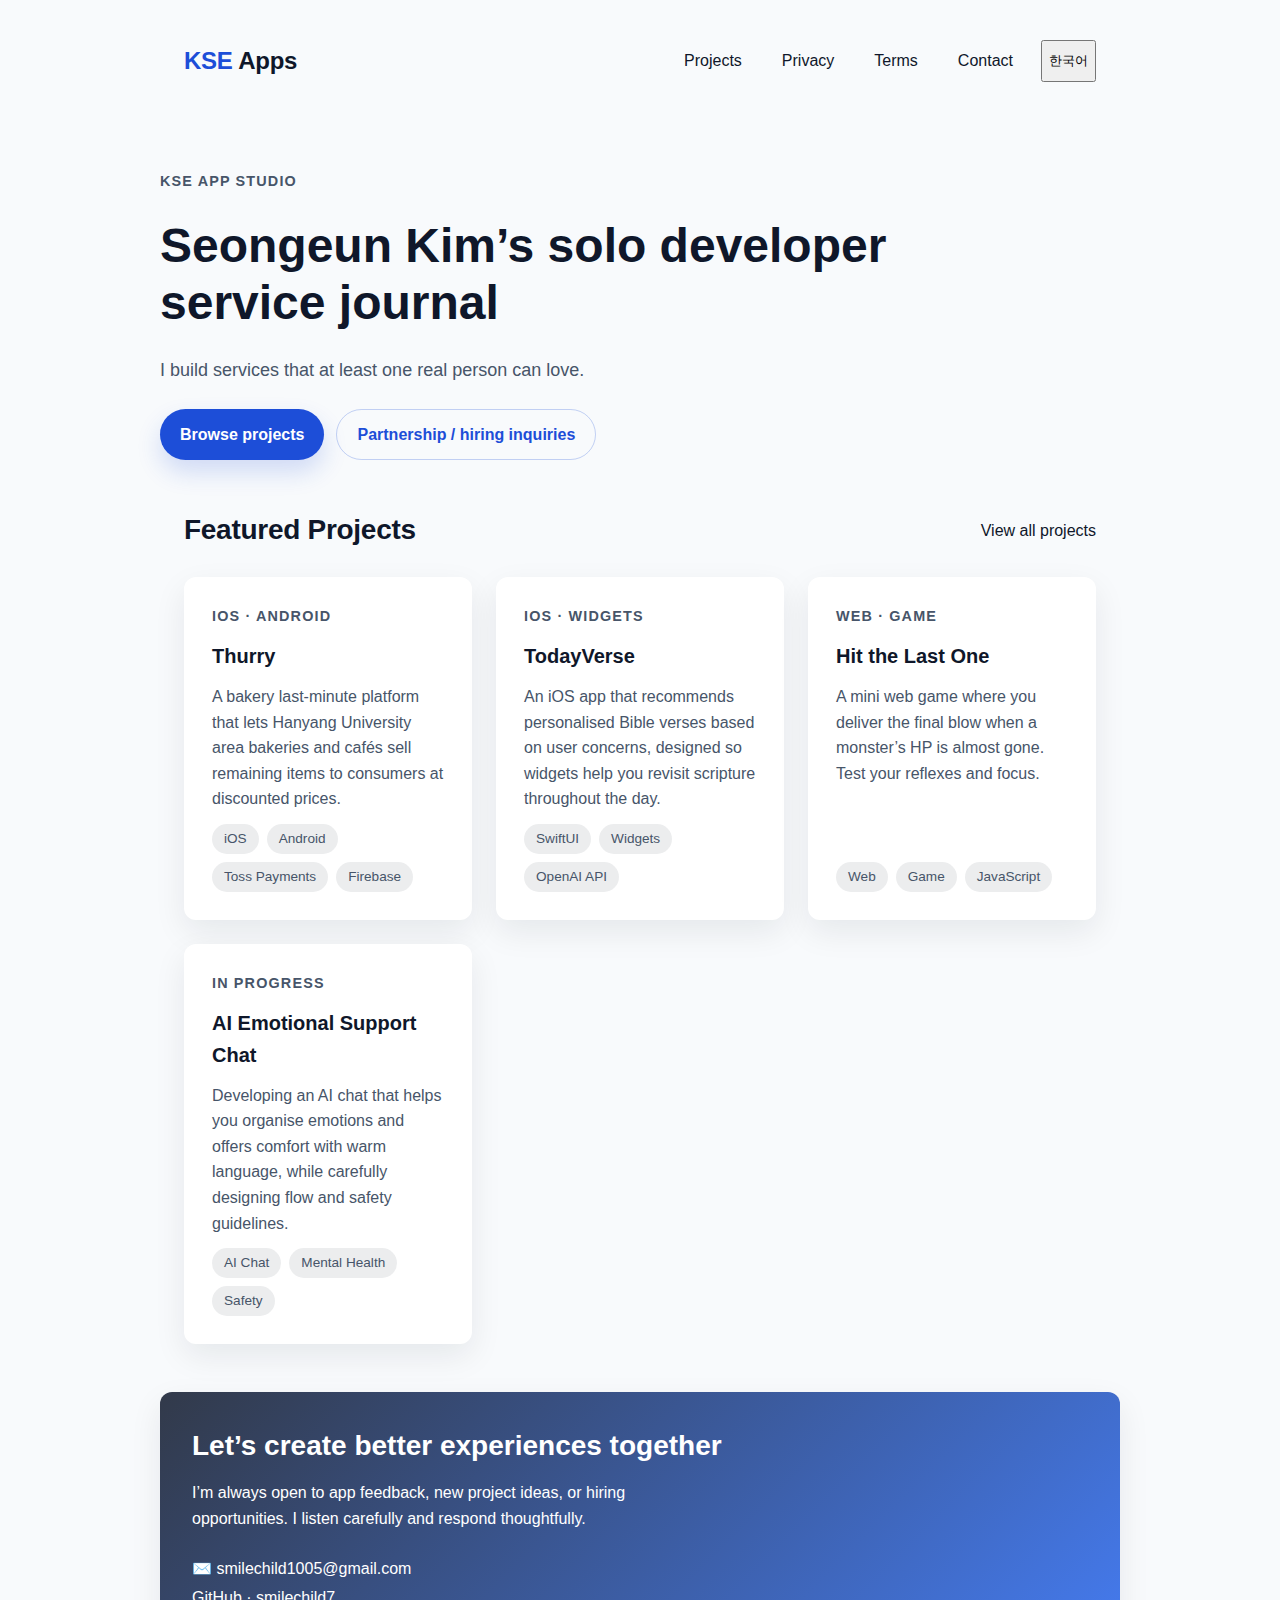
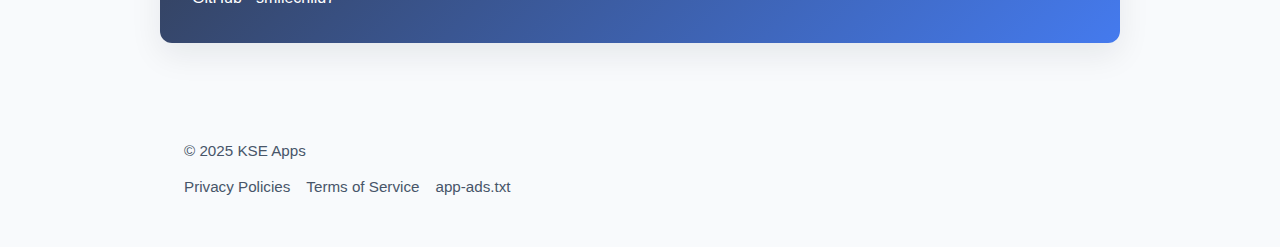
<file: index.html>
<!doctype html>
<html lang="ko">

<head>
  <meta charset="utf-8" />
  <meta name="viewport" content="width=device-width,initial-scale=1" />
  <title>KSE Apps — Personal App Studio</title>
  <meta name="description" content="KSE Apps — 1인 개발자 김성은의 서비스 포트폴리오와 공식 정책 페이지" />
  <link rel="stylesheet" href="/assets/styles.css" />
  <script src="/assets/lang.js" defer></script>
  <script src="/assets/projects-data.js" defer></script>
  <script src="/assets/projects-render.js" defer></script>
</head>

<body>
  <header class="site-header">
    <div class="wrapper">
      <nav>
        <a class="brand" data-i18n="nav.brand" href="/"><span>KSE</span> Apps</a>
        <div class="nav-links">
          <a data-i18n="nav.projects" href="/projects/">Projects</a>
          <a data-i18n="nav.privacy" href="/privacy/">Privacy</a>
          <a data-i18n="nav.terms" href="/terms/">Terms</a>
          <a data-i18n="nav.contact" href="mailto:smilechild1005@gmail.com">Contact</a>
          <button type="button" class="lang-toggle" data-lang-toggle data-i18n="nav.language">English</button>
        </div>
      </nav>
    </div>
  </header>
  <main>
    <section class="hero wrapper">
      <div class="eyebrow" data-i18n="hero.eyebrow">KSE App Studio</div>
      <h1 data-i18n="hero.heading">개발자 김성은의<br />서비스 개발 일지</h1>
      <p data-i18n="hero.body">최소 1명 이상의 사용자들에게 사랑받을 수 있는 서비스를 만들고 있어요.</p>
      <div class="cta-group">
        <a class="cta-button cta-compact" data-i18n="hero.cta.primary" href="/projects/">프로젝트 둘러보기</a>
        <a class="cta-button cta-secondary" data-i18n="hero.cta.secondary" href="mailto:smilechild1005@gmail.com">협업/채용
          문의</a>
      </div>
    </section>

    <section class="wrapper">
      <div class="section-heading">
        <h2 data-i18n="home.projects.title">주요 프로젝트</h2>
        <a data-i18n="home.projects.link" href="/projects/">모든 프로젝트</a>
      </div>
      <div class="card-grid" data-project-list="home">
        <article class="card" data-project-reserved>
          <div class="eyebrow" data-i18n="home.projects.aichat.tag">In progress</div>
          <h3 data-i18n="home.projects.aichat.title">AI 심리 상담 톡</h3>
          <p data-i18n="home.projects.aichat.body">따뜻한 언어로 감정을 정리하고 위로를 건네는 AI 기반 상담 챗을 준비 중입니다. 대화 흐름과 안전성 가이드를 세심하게
            설계하고 있어요.</p>
          <div class="card-tags">
            <span class="card-tag">AI Chat</span>
            <span class="card-tag">Mental Health</span>
            <span class="card-tag">Safety</span>
          </div>
        </article>
      </div>
    </section>

    <section class="wrapper callout">
      <h2 data-i18n="home.contact.heading">함께 더 나은 경험을 만들어요</h2>
      <p data-i18n="home.contact.body">앱 이용자 피드백, 프로젝트 제안, 채용 문의까지 언제든 편하게 연락주세요.<br />세심하게 듣고 답변드리겠습니다.</p>
      <div class="contact-list">
        <span data-i18n="home.contact.email">✉️ <a
            href="mailto:smilechild1005@gmail.com">smilechild1005@gmail.com</a></span>
        <span data-i18n="home.contact.github">GitHub · <a href="https://github.com/smilechild7" target="_blank"
            rel="noopener">smilechild7</a></span>
      </div>
    </section>
  </main>
  <footer>
    <div class="wrapper">
      <div>© 2025 KSE Apps</div>
      <div class="footer-links">
        <a data-i18n="footer.privacy" href="/privacy/">Privacy Policies</a>
        <a data-i18n="footer.terms" href="/terms/">Terms of Service</a>
        <a href="/app-ads.txt">app-ads.txt</a>
      </div>
    </div>
  </footer>
</body>

</html>
</file>
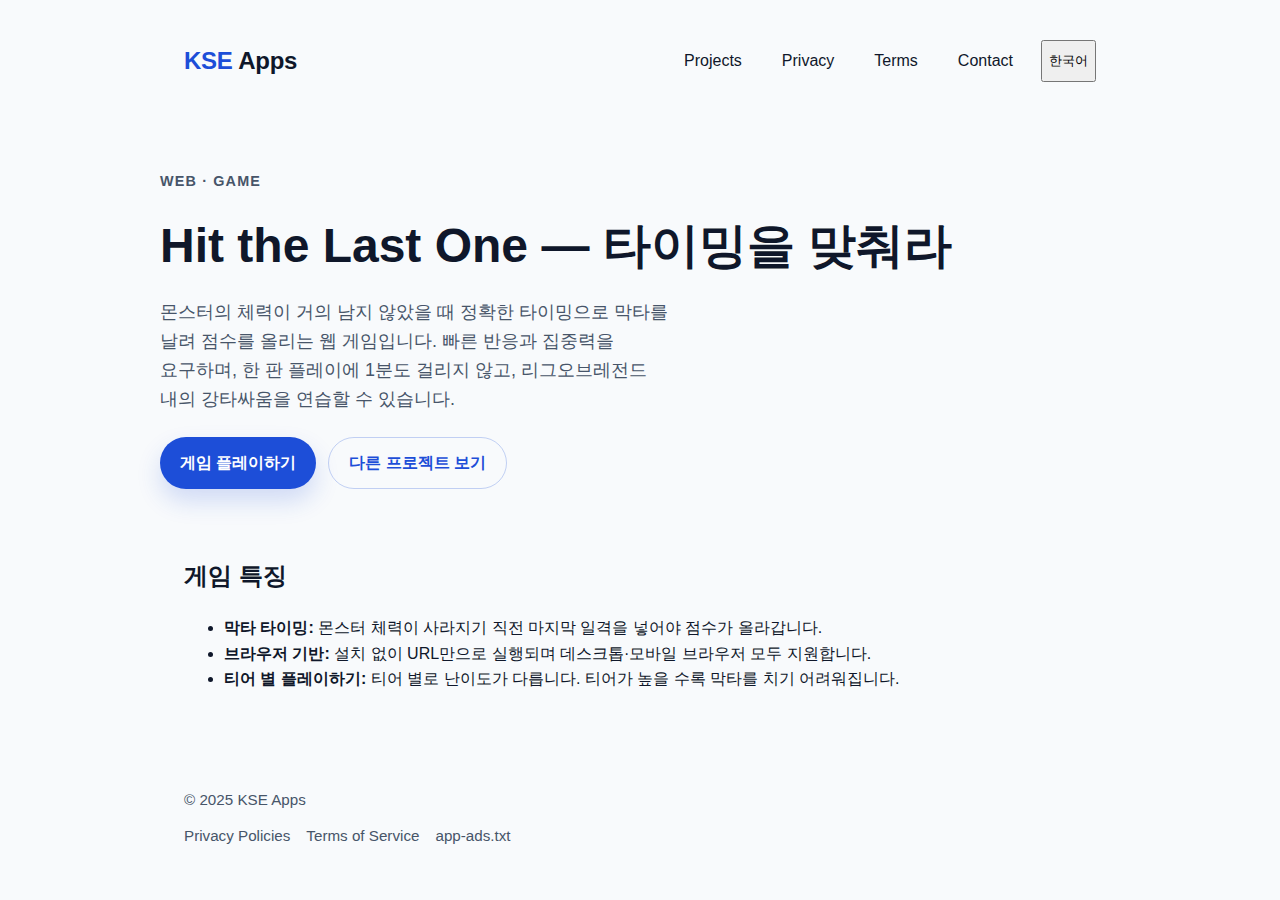
<file: hitthelastone-info/index.html>
<!doctype html>
<html lang="ko">

<head>
  <meta charset="utf-8" />
  <meta name="viewport" content="width=device-width,initial-scale=1" />
  <title>Hit the Last One — 강타싸움 웹 게임</title>
  <meta name="description" content="Hit the Last One — 몬스터 체력이 거의 남지 않았을 때 막타를 정확히 치는 반응형 웹 게임" />
  <link rel="stylesheet" href="/assets/styles.css" />
  <script src="/assets/lang.js" defer></script>
</head>

<body>
  <header class="site-header">
    <div class="wrapper">
      <nav>
        <a class="brand" data-i18n="nav.brand" href="/"><span>KSE</span> Apps</a>
        <div class="nav-links">
          <a data-i18n="nav.projects" href="/projects/">Projects</a>
          <a data-i18n="nav.privacy" href="/privacy/">Privacy</a>
          <a data-i18n="nav.terms" href="/terms/">Terms</a>
          <a data-i18n="nav.contact" href="mailto:smilechild1005@gmail.com">Contact</a>
          <button type="button" class="lang-toggle" data-lang-toggle data-i18n="nav.language">English</button>
        </div>
      </nav>
    </div>
  </header>

  <main>
    <section class="hero wrapper">
      <div class="eyebrow">Web · Game</div>
      <h1>Hit the Last One — 타이밍을 맞춰라</h1>
      <p>몬스터의 체력이 거의 남지 않았을 때 정확한 타이밍으로 막타를 날려 점수를 올리는 웹 게임입니다. 빠른 반응과 집중력을 요구하며, 한 판 플레이에 1분도 걸리지 않고, 리그오브레전드 내의 강타싸움을
        연습할 수 있습니다.</p>
      <div class="cta-group">
        <a class="cta-button" href="https://hit-the-last-one.vercel.app/" target="_blank" rel="noopener">게임 플레이하기</a>
        <a class="cta-button cta-secondary" href="/projects/">다른 프로젝트 보기</a>
      </div>
    </section>

    <section class="wrapper">
      <h2>게임 특징</h2>
      <ul>
        <li><strong>막타 타이밍:</strong> 몬스터 체력이 사라지기 직전 마지막 일격을 넣어야 점수가 올라갑니다.</li>
        <li><strong>브라우저 기반:</strong> 설치 없이 URL만으로 실행되며 데스크톱·모바일 브라우저 모두 지원합니다.</li>
        <li><strong>티어 별 플레이하기:</strong> 티어 별로 난이도가 다릅니다. 티어가 높을 수록 막타를 치기 어려워집니다.</li>
      </ul>
    </section>
  </main>

  <footer>
    <div class="wrapper">
      <div>© 2025 KSE Apps</div>
      <div class="footer-links">
        <a data-i18n="footer.privacy" href="/privacy/">Privacy Policies</a>
        <a data-i18n="footer.terms" href="/terms/">Terms of Service</a>
        <a href="/app-ads.txt">app-ads.txt</a>
      </div>
    </div>
  </footer>
</body>

</html>
</file>
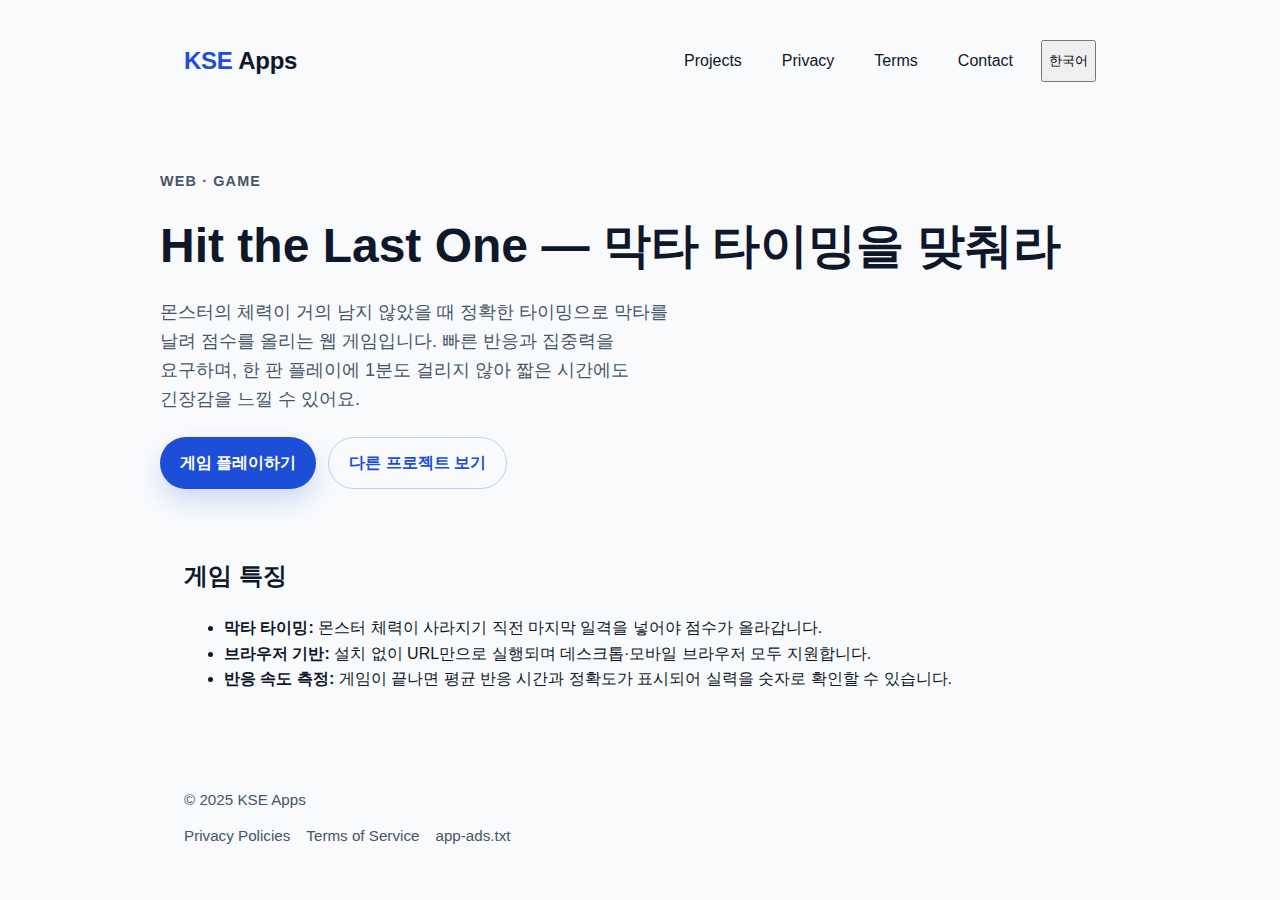
<file: hitthelastone/index.html>
<!doctype html>
<html lang="ko">

<head>
  <meta charset="utf-8" />
  <meta name="viewport" content="width=device-width,initial-scale=1" />
  <title>Hit the Last One — 막타 타이밍 웹 게임</title>
  <meta name="description" content="Hit the Last One — 몬스터 체력이 거의 남지 않았을 때 막타를 정확히 치는 반응형 웹 게임" />
  <link rel="stylesheet" href="/assets/styles.css" />
  <script src="/assets/lang.js" defer></script>
</head>

<body>
  <header class="site-header">
    <div class="wrapper">
      <nav>
        <a class="brand" data-i18n="nav.brand" href="/"><span>KSE</span> Apps</a>
        <div class="nav-links">
          <a data-i18n="nav.projects" href="/projects/">Projects</a>
          <a data-i18n="nav.privacy" href="/privacy/">Privacy</a>
          <a data-i18n="nav.terms" href="/terms/">Terms</a>
          <a data-i18n="nav.contact" href="mailto:smilechild1005@gmail.com">Contact</a>
          <button type="button" class="lang-toggle" data-lang-toggle data-i18n="nav.language">English</button>
        </div>
      </nav>
    </div>
  </header>

  <main>
    <section class="hero wrapper">
      <div class="eyebrow">Web · Game</div>
      <h1>Hit the Last One — 막타 타이밍을 맞춰라</h1>
      <p>몬스터의 체력이 거의 남지 않았을 때 정확한 타이밍으로 막타를 날려 점수를 올리는 웹 게임입니다. 빠른 반응과 집중력을 요구하며, 한 판 플레이에 1분도 걸리지 않아
        짧은 시간에도 긴장감을 느낄 수 있어요.</p>
      <div class="cta-group">
        <a class="cta-button" href="https://kseapps.com/hitthelastone" target="_blank" rel="noopener">게임 플레이하기</a>
        <a class="cta-button cta-secondary" href="/projects/">다른 프로젝트 보기</a>
      </div>
    </section>

    <section class="wrapper">
      <h2>게임 특징</h2>
      <ul>
        <li><strong>막타 타이밍:</strong> 몬스터 체력이 사라지기 직전 마지막 일격을 넣어야 점수가 올라갑니다.</li>
        <li><strong>브라우저 기반:</strong> 설치 없이 URL만으로 실행되며 데스크톱·모바일 브라우저 모두 지원합니다.</li>
        <li><strong>반응 속도 측정:</strong> 게임이 끝나면 평균 반응 시간과 정확도가 표시되어 실력을 숫자로 확인할 수 있습니다.</li>
      </ul>
    </section>
  </main>

  <footer>
    <div class="wrapper">
      <div>© 2025 KSE Apps</div>
      <div class="footer-links">
        <a data-i18n="footer.privacy" href="/privacy/">Privacy Policies</a>
        <a data-i18n="footer.terms" href="/terms/">Terms of Service</a>
        <a href="/app-ads.txt">app-ads.txt</a>
      </div>
    </div>
  </footer>
</body>

</html>
</file>
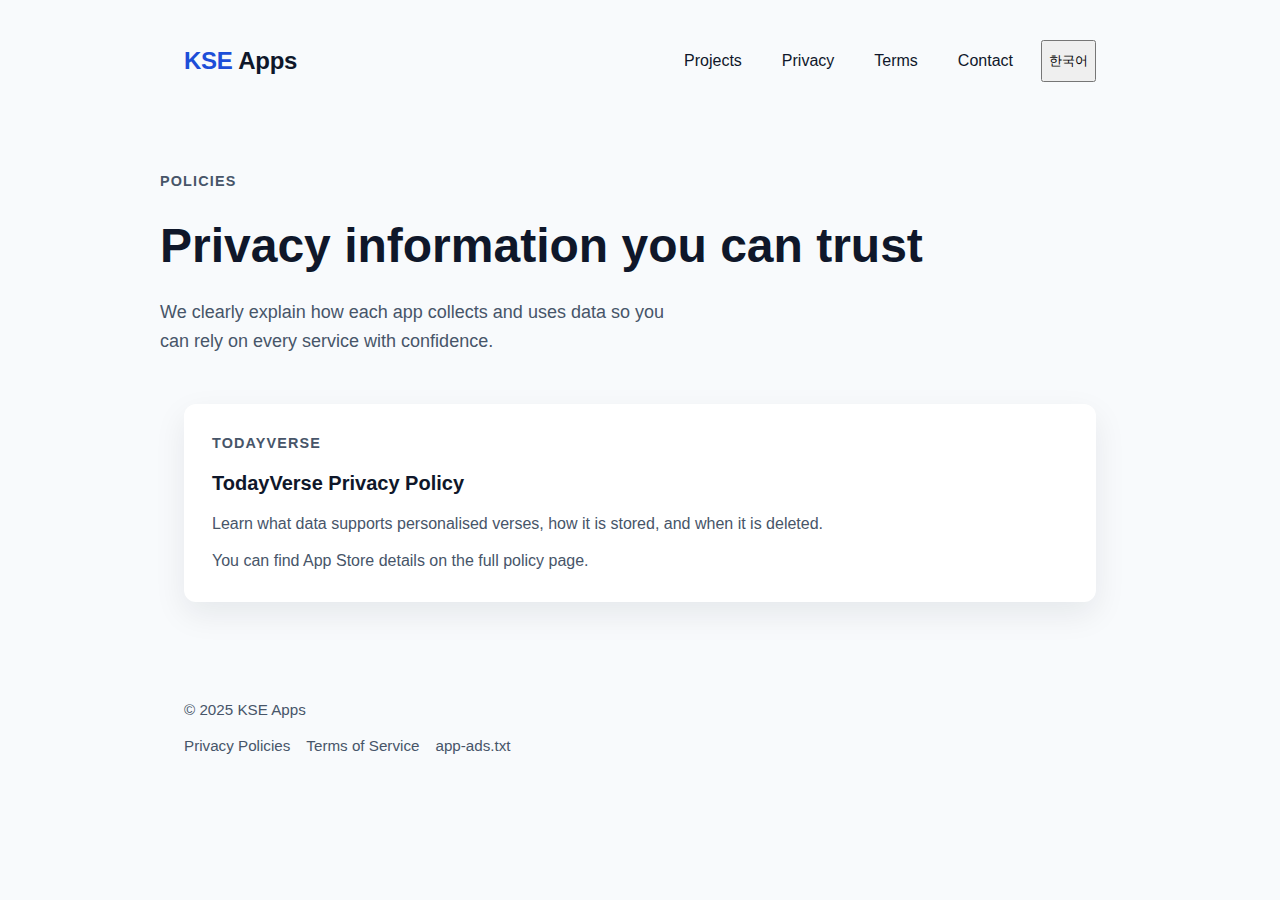
<file: privacy/index.html>
<!doctype html>
<html lang="ko">

<head>
  <meta charset="utf-8" />
  <meta name="viewport" content="width=device-width,initial-scale=1" />
  <title>Privacy Policies — KSE Apps</title>
  <meta name="description" content="KSE Apps 개인정보 처리방침 모음" />
  <link rel="stylesheet" href="/assets/styles.css" />
  <script src="/assets/lang.js" defer></script>
</head>

<body>
  <header class="site-header">
    <div class="wrapper">
      <nav>
        <a class="brand" data-i18n="nav.brand" href="/"><span>KSE</span> Apps</a>
        <div class="nav-links">
          <a data-i18n="nav.projects" href="/projects/">Projects</a>
          <a data-i18n="nav.privacy" href="/privacy/">Privacy</a>
          <a data-i18n="nav.terms" href="/terms/">Terms</a>
          <a data-i18n="nav.contact" href="mailto:smilechild1005@gmail.com">Contact</a>
          <button type="button" class="lang-toggle" data-lang-toggle data-i18n="nav.language">English</button>
        </div>
      </nav>
    </div>
  </header>
  <main>
    <section class="wrapper hero">
      <div class="eyebrow" data-i18n="privacy.hero.eyebrow">Policies</div>
      <h1 data-i18n="privacy.hero.heading">개인정보 안내</h1>
      <p data-i18n="privacy.hero.body">모든 앱에서 수집·이용하는 데이터를 분명하게 공개하고, <br />이용자가 안심하고 서비스를 사용할 수 있도록 관리합니다.</p>
    </section>
    <section class="wrapper">
      <div class="card-grid">
        <a class="card card-link" href="/privacy/todayverse.html">
          <div class="eyebrow" data-i18n="privacy.card.todayverse.tag">TodayVerse</div>
          <h3 data-i18n="privacy.card.todayverse.title">오늘의 성경 말씀 개인정보 처리방침</h3>
          <p data-i18n="privacy.card.todayverse.body">사용자 고민 입력과 맞춤 추천을 위해 어떤 데이터가 활용되는지, 보관과 파기 방식까지 상세히 확인할 수 있습니다.</p>
          <p class="card-subtext" data-i18n="privacy.card.todayverse.note">App Store 정보는 상세 페이지에서 확인할 수 있습니다.</p>
        </a>
      </div>
    </section>
  </main>
  <footer>
    <div class="wrapper">
      <div>© 2025 KSE Apps</div>
      <div class="footer-links">
        <a data-i18n="footer.privacy" href="/privacy/">Privacy Policies</a>
        <a data-i18n="footer.terms" href="/terms/">Terms of Service</a>
        <a href="/app-ads.txt">app-ads.txt</a>
      </div>
    </div>
  </footer>
</body>

</html>
</file>
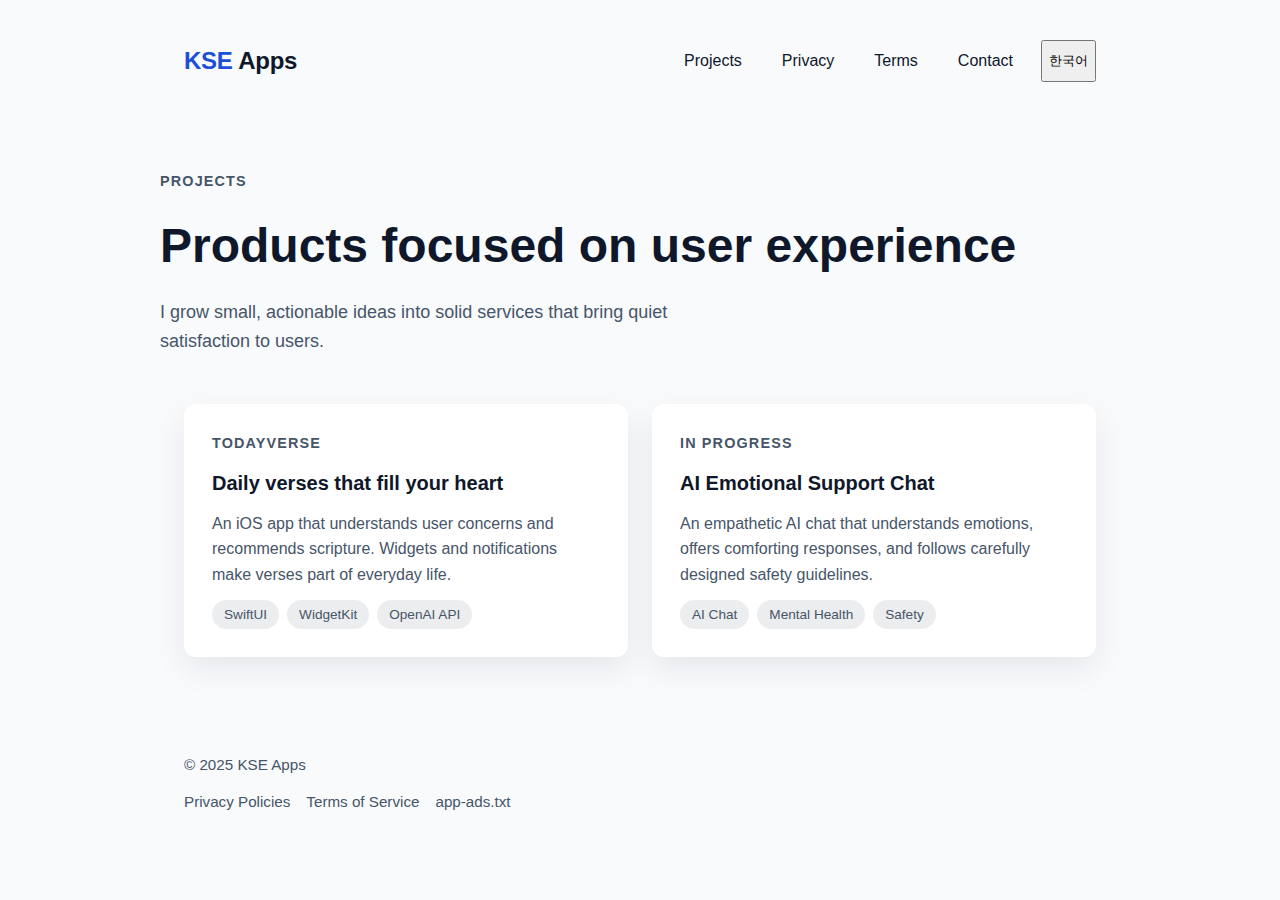
<file: projects/index.html>
<!doctype html>
<html lang="ko">

<head>
  <meta charset="utf-8" />
  <meta name="viewport" content="width=device-width,initial-scale=1" />
  <title>Projects — KSE Apps</title>
  <meta name="description" content="KSE Apps 프로젝트 — 서비스 포트폴리오" />
  <link rel="stylesheet" href="/assets/styles.css" />
  <script src="/assets/lang.js" defer></script>
</head>

<body>
  <header class="site-header">
    <div class="wrapper">
      <nav>
        <a class="brand" data-i18n="nav.brand" href="/"><span>KSE</span> Apps</a>
        <div class="nav-links">
          <a data-i18n="nav.projects" href="/projects/">Projects</a>
          <a data-i18n="nav.privacy" href="/privacy/">Privacy</a>
          <a data-i18n="nav.terms" href="/terms/">Terms</a>
          <a data-i18n="nav.contact" href="mailto:smilechild1005@gmail.com">Contact</a>
          <button type="button" class="lang-toggle" data-lang-toggle data-i18n="nav.language">English</button>
        </div>
      </nav>
    </div>
  </header>
  <main>
    <section class="wrapper hero">
      <div class="eyebrow" data-i18n="projects.hero.eyebrow">Projects</div>
      <h1 data-i18n="projects.hero.heading">사용자 경험에 집중한 제품들</h1>
      <p data-i18n="projects.hero.body">실행 가능한 작은 아이디어부터 탄탄하게 쌓아올려, <br />사용자에게 만족감을 주는 서비스를 만들고 있어요.</p>
    </section>

    <section class="wrapper">
      <div class="card-grid">
        <a class="card card-link"
          href="https://apps.apple.com/kr/app/%EC%98%A4%EB%8A%98%EC%9D%98-%EC%84%B1%EA%B2%BD-%EB%A7%90%EC%94%80/id6753909849"
          target="_blank" rel="noopener">
          <div class="eyebrow" data-i18n="projects.list.todayverse.tag">TodayVerse</div>
          <h3 data-i18n="projects.list.todayverse.title">하루 한 구절로 마음을 채우는 큐레이션</h3>
          <p data-i18n="projects.list.todayverse.body">사용자의 고민을 바탕으로 맞춤형 성경 구절을 제공하는 iOS 앱. 위젯을 통해 일상에서 자연스럽게 말씀을 되뇌일 수
            있도록 설계했습니다.</p>
          <div class="card-tags">
            <span class="card-tag">SwiftUI</span>
            <span class="card-tag">WidgetKit</span>
            <span class="card-tag">OpenAI API</span>
          </div>
        </a>
        <article class="card">
          <div class="eyebrow" data-i18n="home.projects.aichat.tag">In progress</div>
          <h3 data-i18n="projects.list.aichat.title">AI 심리 상담 톡</h3>
          <p data-i18n="projects.list.aichat.body">사용자의 감정을 섬세하게 이해하고 공감하는 대화를 제공하는 AI 상담 챗. 안전한 답변 가이드와 즉각적인 정서 케어 흐름을
            설계하고 있습니다.</p>
          <div class="card-tags">
            <span class="card-tag">AI Chat</span>
            <span class="card-tag">Mental Health</span>
            <span class="card-tag">Safety</span>
          </div>
        </article>
      </div>
    </section>
  </main>
  <footer>
    <div class="wrapper">
      <div>© 2025 KSE Apps</div>
      <div class="footer-links">
        <a data-i18n="footer.privacy" href="/privacy/">Privacy Policies</a>
        <a data-i18n="footer.terms" href="/terms/">Terms of Service</a>
        <a href="/app-ads.txt">app-ads.txt</a>
      </div>
    </div>
  </footer>
</body>

</html>
</file>
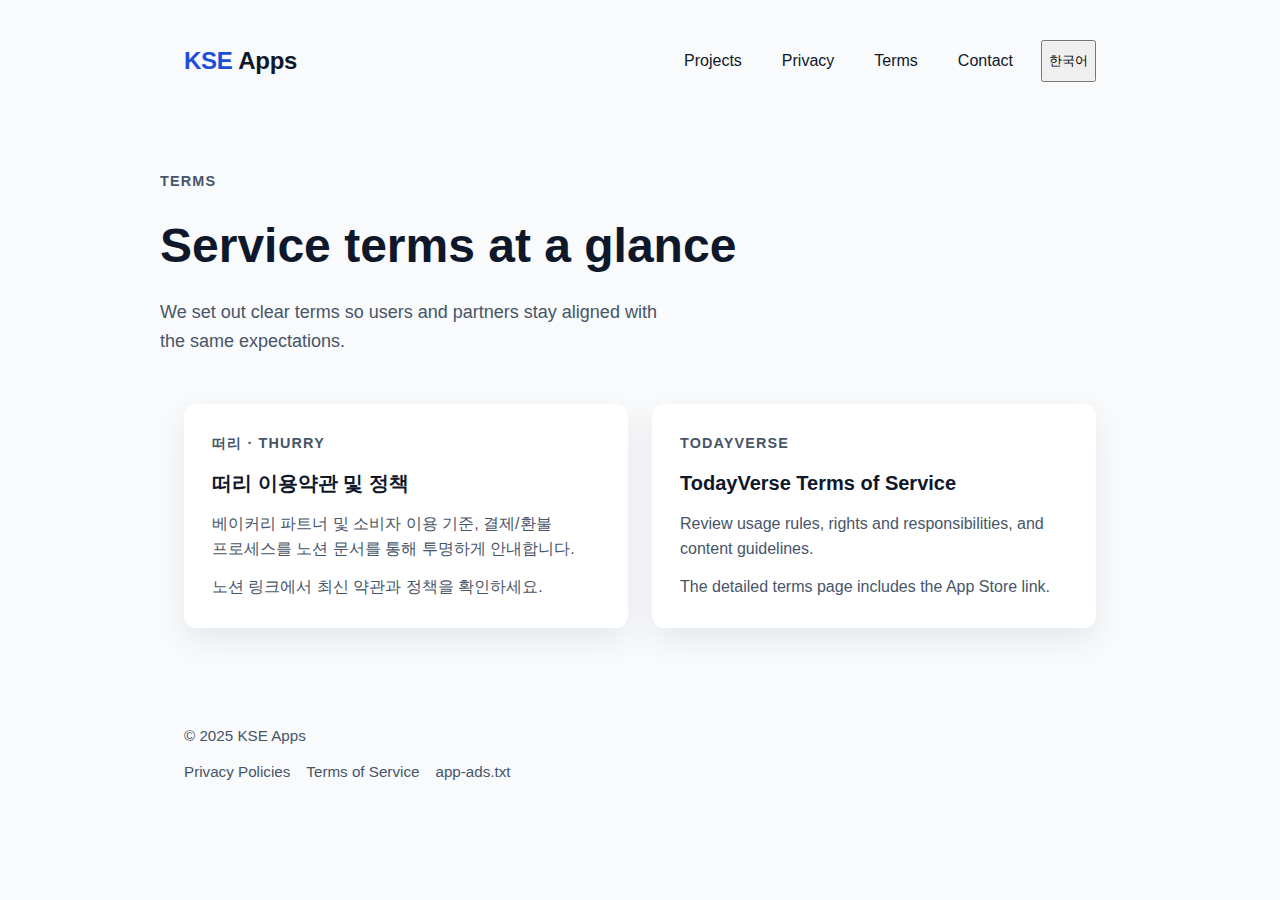
<file: terms/index.html>
<!doctype html>
<html lang="ko">

<head>
  <meta charset="utf-8" />
  <meta name="viewport" content="width=device-width,initial-scale=1" />
  <title>Terms of Service — KSE Apps</title>
  <meta name="description" content="KSE Apps 서비스 이용약관 안내" />
  <link rel="stylesheet" href="/assets/styles.css" />
  <script src="/assets/lang.js" defer></script>
</head>

<body>
  <header class="site-header">
    <div class="wrapper">
      <nav>
        <a class="brand" data-i18n="nav.brand" href="/"><span>KSE</span> Apps</a>
        <div class="nav-links">
          <a data-i18n="nav.projects" href="/projects/">Projects</a>
          <a data-i18n="nav.privacy" href="/privacy/">Privacy</a>
          <a data-i18n="nav.terms" href="/terms/">Terms</a>
          <a data-i18n="nav.contact" href="mailto:smilechild1005@gmail.com">Contact</a>
          <button type="button" class="lang-toggle" data-lang-toggle data-i18n="nav.language">English</button>
        </div>
      </nav>
    </div>
  </header>
  <main>
    <section class="wrapper hero">
      <div class="eyebrow" data-i18n="terms.hero.eyebrow">Terms</div>
      <h1 data-i18n="terms.hero.heading">서비스 이용 약관</h1>
      <p data-i18n="terms.hero.body">앱 이용자와 파트너가 같은 기준으로 소통할 수 있도록,<br />명확한 이용 약관을 정리했습니다.</p>
    </section>
    <section class="wrapper">
      <div class="card-grid">
        <a class="card card-link" href="/terms/thurry.html">
          <div class="eyebrow">떠리 · Thurry</div>
          <h3>떠리 이용약관 및 정책</h3>
          <p>베이커리 파트너 및 소비자 이용 기준, 결제/환불 프로세스를 노션 문서를 통해 투명하게 안내합니다.</p>
          <p class="card-subtext">노션 링크에서 최신 약관과 정책을 확인하세요.</p>
        </a>
        <a class="card card-link" href="/terms/todayverse.html">
          <div class="eyebrow" data-i18n="terms.card.todayverse.tag">TodayVerse</div>
          <h3 data-i18n="terms.card.todayverse.title">오늘의 성경 말씀 이용약관</h3>
          <p data-i18n="terms.card.todayverse.body">앱 이용 규칙, 권리·의무, 콘텐츠 이용 등 필수 안내를 확인하세요.</p>
          <p class="card-subtext" data-i18n="terms.card.todayverse.note">App Store 링크는 상세 약관 페이지에서 확인 가능합니다.</p>
        </a>
      </div>
    </section>
  </main>
  <footer>
    <div class="wrapper">
      <div>© 2025 KSE Apps</div>
      <div class="footer-links">
        <a data-i18n="footer.privacy" href="/privacy/">Privacy Policies</a>
        <a data-i18n="footer.terms" href="/terms/">Terms of Service</a>
        <a href="/app-ads.txt">app-ads.txt</a>
      </div>
    </div>
  </footer>
</body>

</html>
</file>
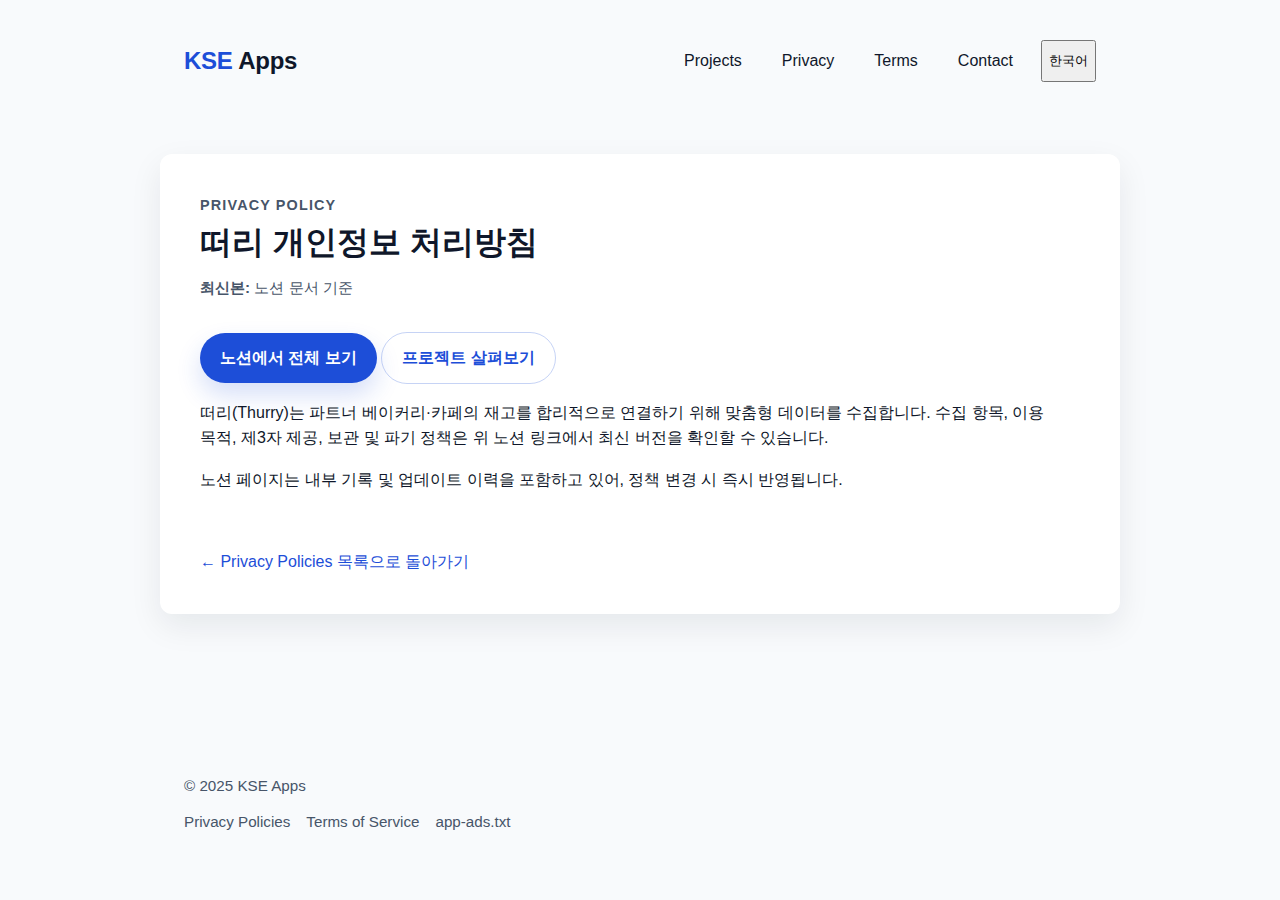
<file: privacy/thurry.html>
<!doctype html>
<html lang="ko">
<head>
  <meta charset="utf-8" />
  <meta name="viewport" content="width=device-width,initial-scale=1" />
  <title>떠리 개인정보 처리방침 | KSE Apps</title>
  <meta name="description" content="떠리(Thurry) 앱 개인정보 처리방침 안내" />
  <link rel="stylesheet" href="/assets/styles.css" />
  <script src="/assets/lang.js" defer></script>
  <script src="/assets/projects-data.js" defer></script>
  <script src="/assets/projects-render.js" defer></script>
</head>
<body>
  <header class="site-header">
    <div class="wrapper">
      <nav>
        <a class="brand" data-i18n="nav.brand" href="/"><span>KSE</span> Apps</a>
        <div class="nav-links">
          <a data-i18n="nav.projects" href="/projects/">Projects</a>
          <a data-i18n="nav.privacy" href="/privacy/">Privacy</a>
          <a data-i18n="nav.terms" href="/terms/">Terms</a>
          <a data-i18n="nav.contact" href="mailto:smilechild1005@gmail.com">Contact</a>
          <button type="button" class="lang-toggle" data-lang-toggle data-i18n="nav.language">English</button>
        </div>
      </nav>
    </div>
  </header>
  <main>
    <section class="wrapper policy-section">
      <article class="policy-article">
        <div class="eyebrow">Privacy Policy</div>
        <h1>떠리 개인정보 처리방침</h1>
        <p class="policy-meta"><strong>최신본:</strong> 노션 문서 기준</p>
        <div class="policy-actions">
          <a class="cta-button" href="https://warp-chokeberry-e8a.notion.site/1a57ed29c92f802686eaf4550684f385?pvs=74" target="_blank" rel="noopener">노션에서 전체 보기</a>
          <a class="cta-button cta-secondary" href="/projects/">프로젝트 살펴보기</a>
        </div>
        <p>떠리(Thurry)는 파트너 베이커리·카페의 재고를 합리적으로 연결하기 위해 맞춤형 데이터를 수집합니다. 수집 항목, 이용 목적, 제3자 제공, 보관 및 파기 정책은 위 노션 링크에서 최신 버전을 확인할 수 있습니다.</p>
        <p>노션 페이지는 내부 기록 및 업데이트 이력을 포함하고 있어, 정책 변경 시 즉시 반영됩니다.</p>
        <a class="policy-back" href="/privacy/">← Privacy Policies 목록으로 돌아가기</a>
      </article>
    </section>
  </main>
  <footer>
    <div class="wrapper">
      <div>© 2025 KSE Apps</div>
      <div class="footer-links">
        <a data-i18n="footer.privacy" href="/privacy/">Privacy Policies</a>
        <a data-i18n="footer.terms" href="/terms/">Terms of Service</a>
        <a href="/app-ads.txt">app-ads.txt</a>
      </div>
    </div>
  </footer>
</body>
</html>
</file>
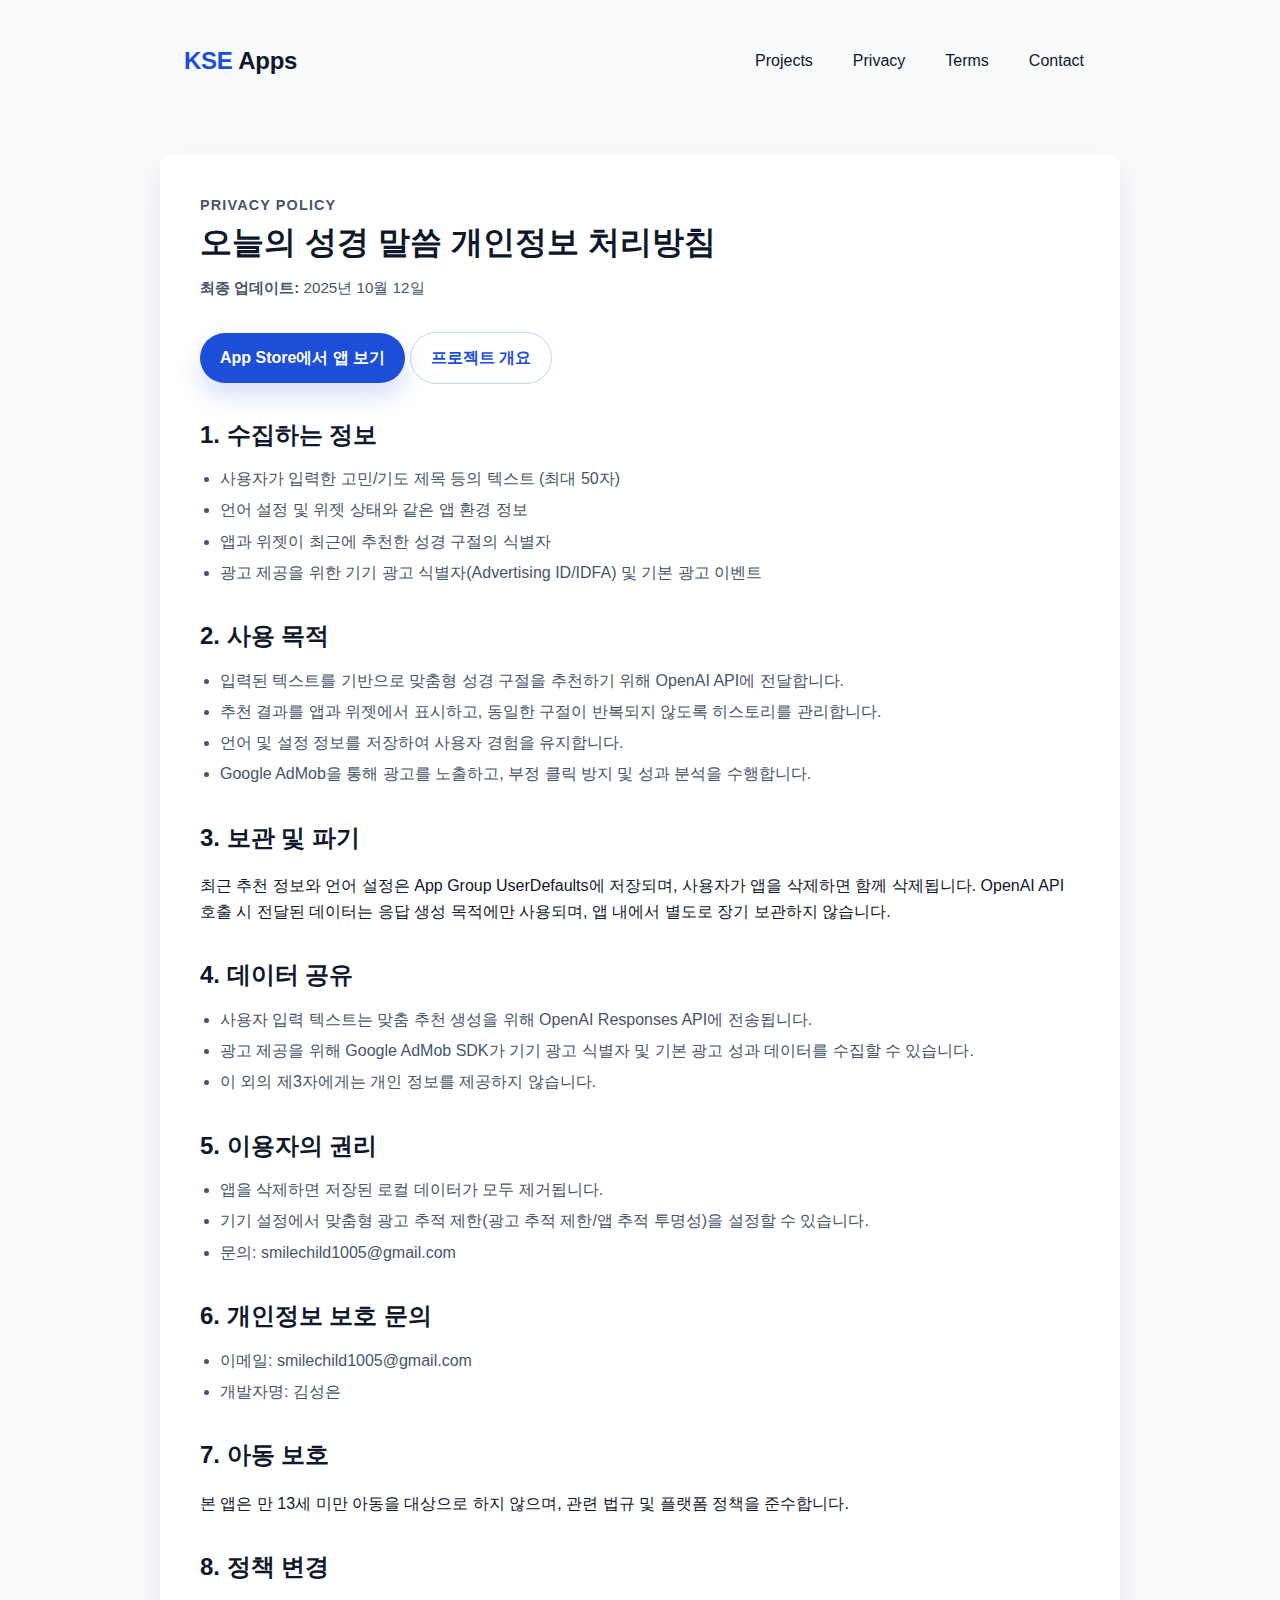
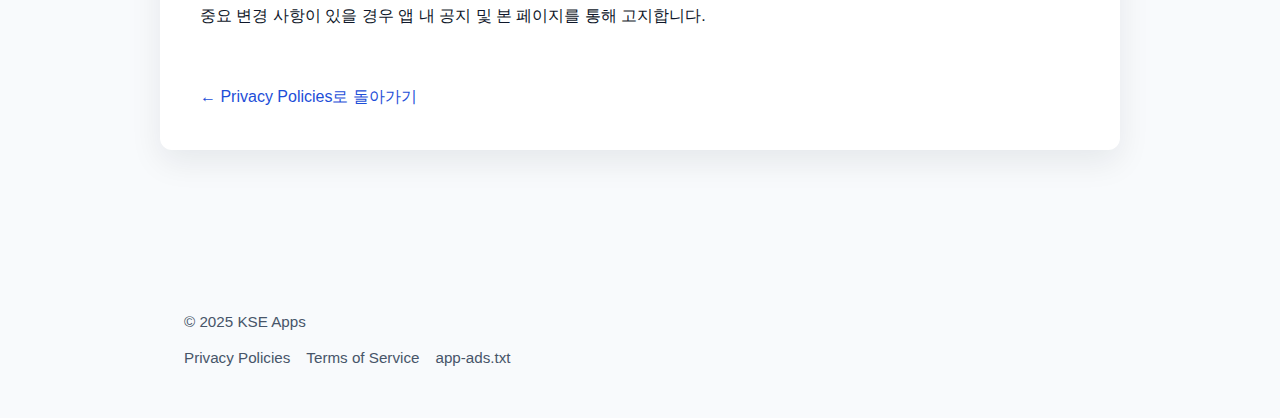
<file: privacy/todayverse.html>
<!doctype html>
<html lang="ko">
<head>
  <meta charset="utf-8" />
  <meta name="viewport" content="width=device-width,initial-scale=1" />
  <title>오늘의 성경 말씀 - 개인정보 처리방침 | KSE Apps</title>
  <meta name="description" content="오늘의 성경 말씀 앱에서 수집·이용하는 개인정보 처리방침 안내" />
  <link rel="stylesheet" href="/assets/styles.css" />
</head>
<body>
  <header class="site-header">
    <div class="wrapper">
      <nav>
        <a class="brand" href="/"><span>KSE</span> Apps</a>
        <div class="nav-links">
          <a href="/projects/">Projects</a>
          <a href="/privacy/">Privacy</a>
          <a href="/terms/">Terms</a>
          <a href="mailto:smilechild1005@gmail.com">Contact</a>
        </div>
      </nav>
    </div>
  </header>
  <main>
    <section class="wrapper policy-section">
      <article class="policy-article">
        <div class="eyebrow">Privacy Policy</div>
        <h1>오늘의 성경 말씀 개인정보 처리방침</h1>
        <p class="policy-meta"><strong>최종 업데이트:</strong> 2025년 10월 12일</p>
        <div class="policy-actions">
          <a class="cta-button cta-compact" href="https://apps.apple.com/kr/app/%EC%98%A4%EB%8A%98%EC%9D%98-%EC%84%B1%EA%B2%BD-%EB%A7%90%EC%94%80/id6753909849" target="_blank" rel="noopener">App Store에서 앱 보기</a>
          <a class="cta-button cta-secondary cta-compact" href="/projects/">프로젝트 개요</a>
        </div>

        <h2>1. 수집하는 정보</h2>
        <ul>
          <li>사용자가 입력한 고민/기도 제목 등의 텍스트 (최대 50자)</li>
          <li>언어 설정 및 위젯 상태와 같은 앱 환경 정보</li>
          <li>앱과 위젯이 최근에 추천한 성경 구절의 식별자</li>
          <li>광고 제공을 위한 기기 광고 식별자(Advertising ID/IDFA) 및 기본 광고 이벤트</li>
        </ul>

        <h2>2. 사용 목적</h2>
        <ul>
          <li>입력된 텍스트를 기반으로 맞춤형 성경 구절을 추천하기 위해 OpenAI API에 전달합니다.</li>
          <li>추천 결과를 앱과 위젯에서 표시하고, 동일한 구절이 반복되지 않도록 히스토리를 관리합니다.</li>
          <li>언어 및 설정 정보를 저장하여 사용자 경험을 유지합니다.</li>
          <li>Google AdMob을 통해 광고를 노출하고, 부정 클릭 방지 및 성과 분석을 수행합니다.</li>
        </ul>

        <h2>3. 보관 및 파기</h2>
        <p>최근 추천 정보와 언어 설정은 App Group UserDefaults에 저장되며, 사용자가 앱을 삭제하면 함께 삭제됩니다. OpenAI API 호출 시 전달된 데이터는 응답 생성 목적에만 사용되며, 앱 내에서 별도로 장기 보관하지 않습니다.</p>

        <h2>4. 데이터 공유</h2>
        <ul>
          <li>사용자 입력 텍스트는 맞춤 추천 생성을 위해 OpenAI Responses API에 전송됩니다.</li>
          <li>광고 제공을 위해 Google AdMob SDK가 기기 광고 식별자 및 기본 광고 성과 데이터를 수집할 수 있습니다.</li>
          <li>이 외의 제3자에게는 개인 정보를 제공하지 않습니다.</li>
        </ul>

        <h2>5. 이용자의 권리</h2>
        <ul>
          <li>앱을 삭제하면 저장된 로컬 데이터가 모두 제거됩니다.</li>
          <li>기기 설정에서 맞춤형 광고 추적 제한(광고 추적 제한/앱 추적 투명성)을 설정할 수 있습니다.</li>
          <li>문의: <a href="mailto:smilechild1005@gmail.com">smilechild1005@gmail.com</a></li>
        </ul>

        <h2>6. 개인정보 보호 문의</h2>
        <ul>
          <li>이메일: <a href="mailto:smilechild1005@gmail.com">smilechild1005@gmail.com</a></li>
          <li>개발자명: 김성은</li>
        </ul>

        <h2>7. 아동 보호</h2>
        <p>본 앱은 만 13세 미만 아동을 대상으로 하지 않으며, 관련 법규 및 플랫폼 정책을 준수합니다.</p>

        <h2>8. 정책 변경</h2>
        <p>중요 변경 사항이 있을 경우 앱 내 공지 및 본 페이지를 통해 고지합니다.</p>

        <a class="policy-back" href="/privacy/">← Privacy Policies로 돌아가기</a>
      </article>
    </section>
  </main>
  <footer>
    <div class="wrapper">
      <div>© 2025 KSE Apps</div>
      <div class="footer-links">
        <a href="/privacy/">Privacy Policies</a>
        <a href="/terms/">Terms of Service</a>
        <a href="/app-ads.txt">app-ads.txt</a>
      </div>
    </div>
  </footer>
</body>
</html>
</file>
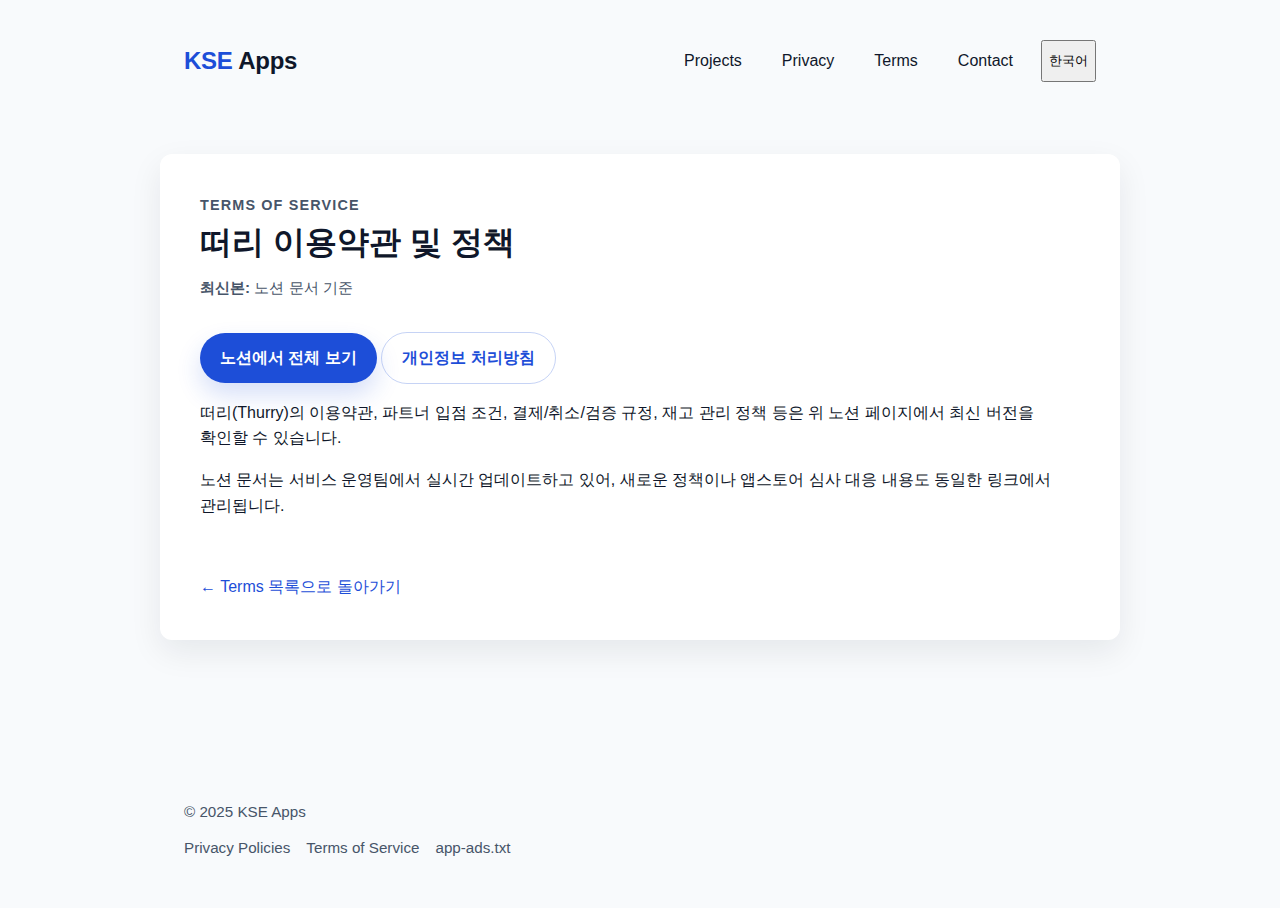
<file: terms/thurry.html>
<!doctype html>
<html lang="ko">
<head>
  <meta charset="utf-8" />
  <meta name="viewport" content="width=device-width,initial-scale=1" />
  <title>떠리 이용약관 | KSE Apps</title>
  <meta name="description" content="떠리(Thurry) 서비스 이용약관 및 정책 안내" />
  <link rel="stylesheet" href="/assets/styles.css" />
  <script src="/assets/lang.js" defer></script>
  <script src="/assets/projects-data.js" defer></script>
  <script src="/assets/projects-render.js" defer></script>
</head>
<body>
  <header class="site-header">
    <div class="wrapper">
      <nav>
        <a class="brand" data-i18n="nav.brand" href="/"><span>KSE</span> Apps</a>
        <div class="nav-links">
          <a data-i18n="nav.projects" href="/projects/">Projects</a>
          <a data-i18n="nav.privacy" href="/privacy/">Privacy</a>
          <a data-i18n="nav.terms" href="/terms/">Terms</a>
          <a data-i18n="nav.contact" href="mailto:smilechild1005@gmail.com">Contact</a>
          <button type="button" class="lang-toggle" data-lang-toggle data-i18n="nav.language">English</button>
        </div>
      </nav>
    </div>
  </header>
  <main>
    <section class="wrapper policy-section">
      <article class="policy-article">
        <div class="eyebrow">Terms of Service</div>
        <h1>떠리 이용약관 및 정책</h1>
        <p class="policy-meta"><strong>최신본:</strong> 노션 문서 기준</p>
        <div class="policy-actions">
          <a class="cta-button" href="https://warp-chokeberry-e8a.notion.site/4b1902342c684401a60222a3a3577c5c?pvs=74" target="_blank" rel="noopener">노션에서 전체 보기</a>
          <a class="cta-button cta-secondary" href="/privacy/thurry.html">개인정보 처리방침</a>
        </div>
        <p>떠리(Thurry)의 이용약관, 파트너 입점 조건, 결제/취소/검증 규정, 재고 관리 정책 등은 위 노션 페이지에서 최신 버전을 확인할 수 있습니다.</p>
        <p>노션 문서는 서비스 운영팀에서 실시간 업데이트하고 있어, 새로운 정책이나 앱스토어 심사 대응 내용도 동일한 링크에서 관리됩니다.</p>
        <a class="policy-back" href="/terms/">← Terms 목록으로 돌아가기</a>
      </article>
    </section>
  </main>
  <footer>
    <div class="wrapper">
      <div>© 2025 KSE Apps</div>
      <div class="footer-links">
        <a data-i18n="footer.privacy" href="/privacy/">Privacy Policies</a>
        <a data-i18n="footer.terms" href="/terms/">Terms of Service</a>
        <a href="/app-ads.txt">app-ads.txt</a>
      </div>
    </div>
  </footer>
</body>
</html>
</file>
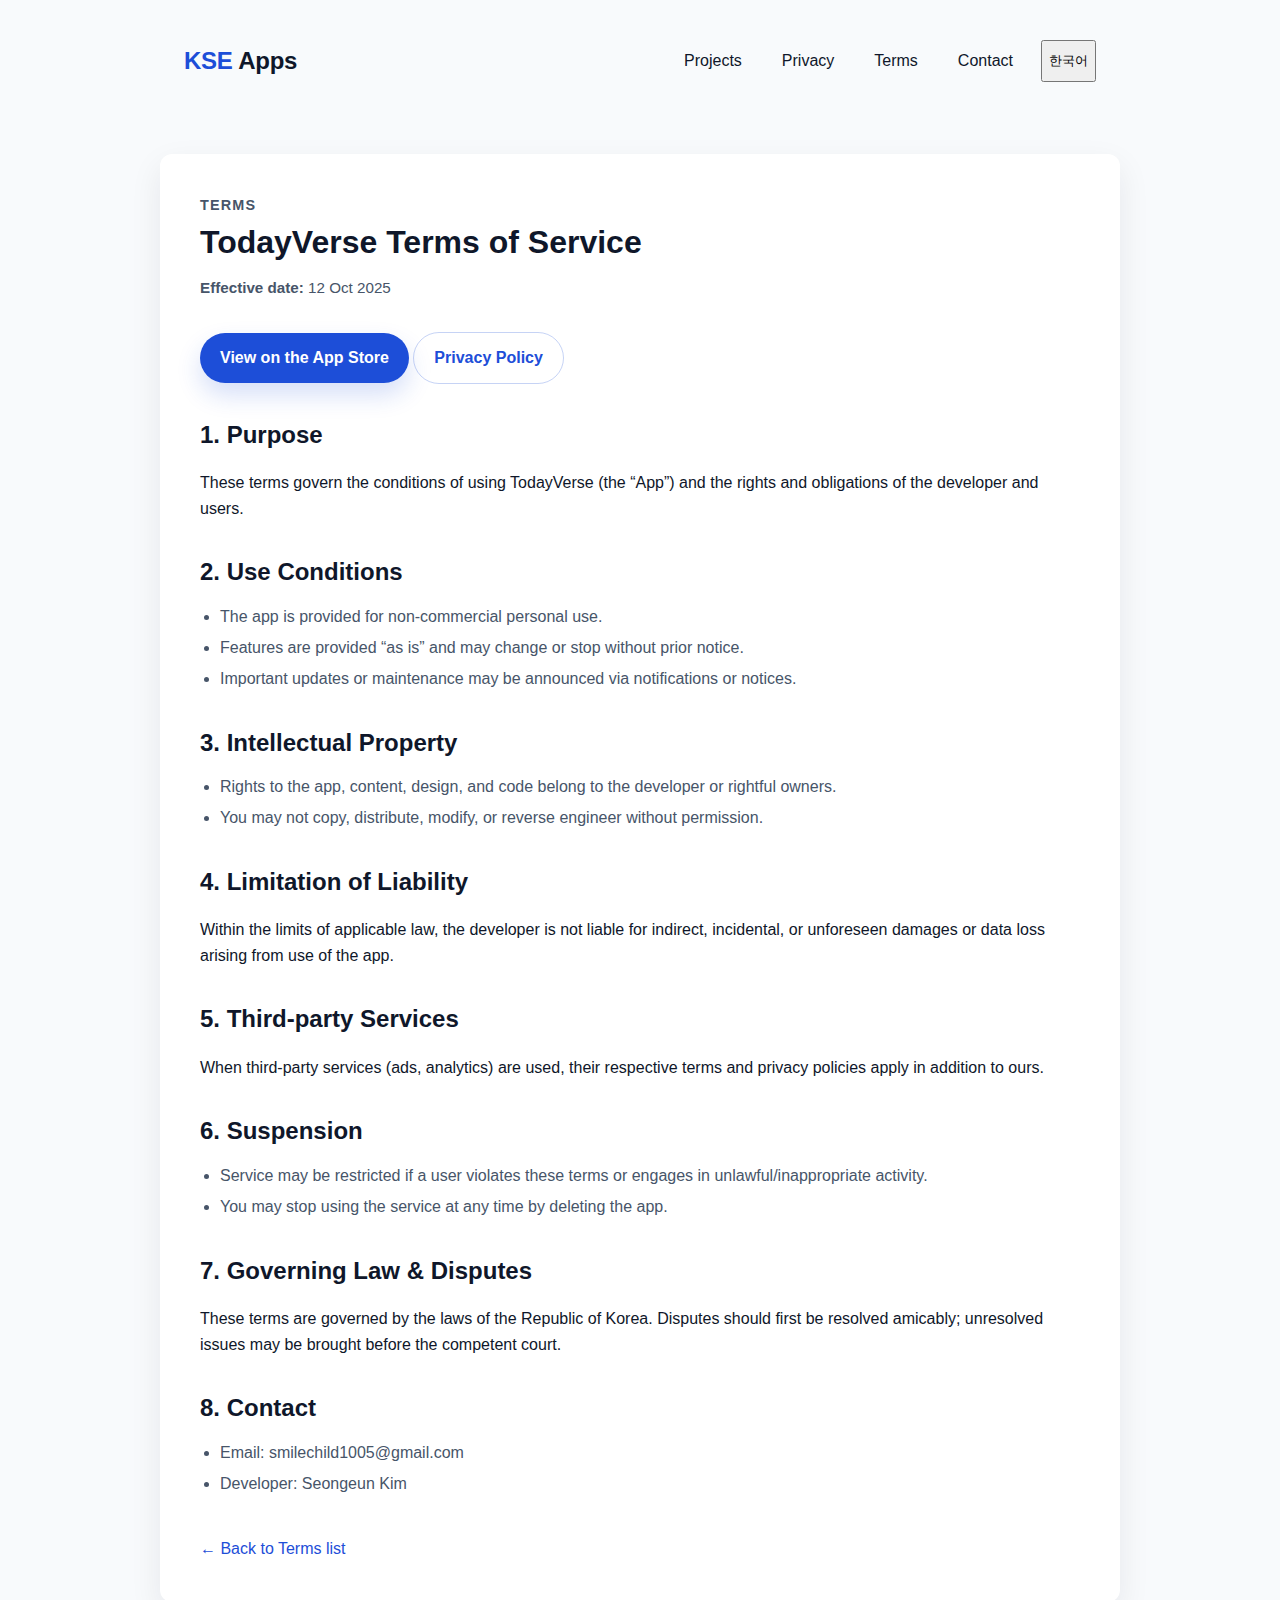
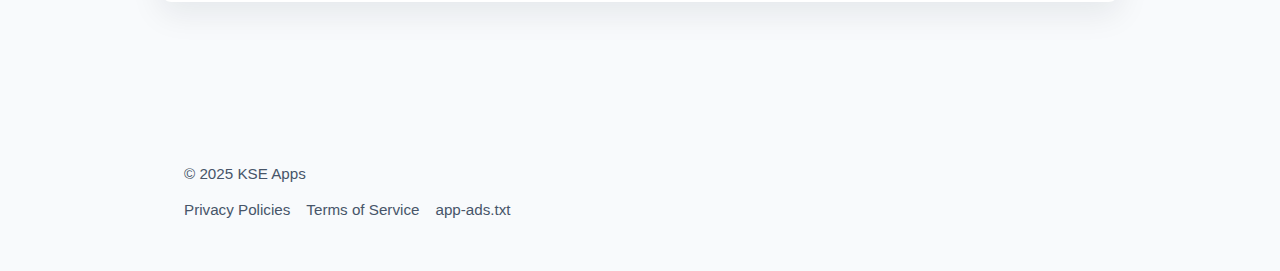
<file: terms/todayverse.html>
<!doctype html>
<html lang="ko">
<head>
  <meta charset="utf-8" />
  <meta name="viewport" content="width=device-width,initial-scale=1" />
  <title>오늘의 성경 말씀 - 이용약관 | KSE Apps</title>
  <meta name="description" content="오늘의 성경 말씀 앱 이용약관 상세 안내" />
  <link rel="stylesheet" href="/assets/styles.css" />
  <script src="/assets/lang.js" defer></script>
</head>
<body>
  <header class="site-header">
    <div class="wrapper">
      <nav>
        <a class="brand" data-i18n="nav.brand" href="/"><span>KSE</span> Apps</a>
        <div class="nav-links">
          <a data-i18n="nav.projects" href="/projects/">Projects</a>
          <a data-i18n="nav.privacy" href="/privacy/">Privacy</a>
          <a data-i18n="nav.terms" href="/terms/">Terms</a>
          <a data-i18n="nav.contact" href="mailto:smilechild1005@gmail.com">Contact</a>
          <button type="button" class="lang-toggle" data-lang-toggle data-i18n="nav.language">English</button>
        </div>
      </nav>
    </div>
  </header>
  <main>
    <section class="wrapper policy-section">
      <article class="policy-article">
        <div class="eyebrow" data-i18n="terms.hero.eyebrow">Terms of Service</div>
        <h1 data-i18n="terms.todayverse.title">오늘의 성경 말씀 이용약관</h1>
        <p class="policy-meta" data-i18n="terms.todayverse.effective"><strong>시행일:</strong> 2025년 10월 12일</p>
        <div class="policy-actions">
          <a class="cta-button cta-compact" data-i18n="terms.todayverse.cta.app" href="https://apps.apple.com/kr/app/%EC%98%A4%EB%8A%98%EC%9D%98-%EC%84%B1%EA%B2%BD-%EB%A7%90%EC%94%80/id6753909849" target="_blank" rel="noopener">App Store에서 앱 보기</a>
          <a class="cta-button cta-secondary cta-compact" data-i18n="terms.todayverse.cta.privacy" href="/privacy/todayverse.html">개인정보 처리방침</a>
        </div>

        <h2 data-i18n="terms.todayverse.purpose">1. 목적</h2>
        <p data-i18n="terms.todayverse.purpose.body">본 약관은 TodayVerse(이하 “앱”)의 이용 조건과 개발자 및 이용자의 권리·의무를 규정합니다.</p>

        <h2 data-i18n="terms.todayverse.use">2. 이용 조건</h2>
        <ul data-i18n="terms.todayverse.use.list">
          <li>앱은 비상업적 개인 용도로 제공됩니다.</li>
          <li>제공되는 기능은 “있는 그대로(AS IS)” 제공되며, 사전 고지 없이 변경·중단될 수 있습니다.</li>
          <li>서비스 안정성과 업데이트를 위해 필요한 경우 알림 또는 공지를 통해 안내할 수 있습니다.</li>
        </ul>

        <h2 data-i18n="terms.todayverse.ip">3. 지적 재산권</h2>
        <ul data-i18n="terms.todayverse.ip.list">
          <li>앱 내 콘텐츠, 디자인, 코드 등은 개발자 또는 정당한 권리자에게 귀속됩니다.</li>
          <li>사전 동의 없이 콘텐츠를 복제, 배포, 수정, 역설계할 수 없습니다.</li>
        </ul>

        <h2 data-i18n="terms.todayverse.liability">4. 책임 제한</h2>
        <p data-i18n="terms.todayverse.liability.body">앱 이용으로 발생한 간접적·우발적 손해, 데이터 손실 또는 기타 예상치 못한 문제에 대해 개발자는 법이 허용하는 범위 안에서 책임을 지지 않습니다.</p>

        <h2 data-i18n="terms.todayverse.thirdparty">5. 제3자 서비스</h2>
        <p data-i18n="terms.todayverse.thirdparty.body">광고 및 분석 등 제3자 서비스 사용 시 해당 사업자의 이용약관 및 개인정보 처리방침이 추가로 적용될 수 있습니다.</p>

        <h2 data-i18n="terms.todayverse.termination">6. 이용 중지</h2>
        <ul data-i18n="terms.todayverse.termination.list">
          <li>이용자가 약관을 위반하거나 불법·부적절한 행위를 하는 경우 서비스 제공을 제한할 수 있습니다.</li>
          <li>사용자는 앱을 삭제함으로써 언제든 자발적으로 이용을 중지할 수 있습니다.</li>
        </ul>

        <h2 data-i18n="terms.todayverse.law">7. 준거법 및 분쟁 해결</h2>
        <p data-i18n="terms.todayverse.law.body">본 약관은 대한민국 법률을 따르며, 분쟁 발생 시 상호 협의를 우선으로 하고 해결되지 않을 경우 관할 법원에 제기할 수 있습니다.</p>

        <h2 data-i18n="terms.todayverse.contact">8. 문의</h2>
        <ul data-i18n="terms.todayverse.contact.list">
          <li>이메일: <a href="mailto:smilechild1005@gmail.com">smilechild1005@gmail.com</a></li>
          <li>개발자명: 김성은</li>
        </ul>

        <a class="policy-back" data-i18n="terms.todayverse.back" href="/terms/">← Terms 목록으로 돌아가기</a>
      </article>
    </section>
  </main>
  <footer>
    <div class="wrapper">
      <div>© 2025 KSE Apps</div>
      <div class="footer-links">
        <a data-i18n="footer.privacy" href="/privacy/">Privacy Policies</a>
        <a data-i18n="footer.terms" href="/terms/">Terms of Service</a>
        <a href="/app-ads.txt">app-ads.txt</a>
      </div>
    </div>
  </footer>
</body>
</html>
</file>
<file: assets/styles.css>
/* Global minimalist styling with navy/white palette */
:root {
  color-scheme: light;
  --color-background: #f8fafc;
  --color-surface: #ffffff;
  --color-text: #0f172a;
  --color-muted: #475569;
  --color-accent: #1d4ed8;
  --font-body: "Pretendard", "Inter", -apple-system, BlinkMacSystemFont, "Segoe UI", sans-serif;
  --radius-md: 12px;
  --shadow-soft: 0 12px 32px rgba(15, 23, 42, 0.08);
}

* {
  box-sizing: border-box;
}

html,
body {
  margin: 0;
  padding: 0;
  font-family: var(--font-body);
  background: var(--color-background);
  color: var(--color-text);
  line-height: 1.6;
}

a {
  color: inherit;
  text-decoration: none;
}

a:hover,
a:focus {
  color: var(--color-accent);
}

header,
main,
footer {
  width: 100%;
}

.wrapper {
  max-width: 960px;
  margin: 0 auto;
  padding: 0 1.5rem;
}

.site-header {
  padding: 2.5rem 0 1.5rem;
}

.site-header nav {
  display: flex;
  flex-wrap: wrap;
  align-items: center;
  justify-content: space-between;
  gap: 1rem;
}

.brand {
  font-size: 1.5rem;
  font-weight: 700;
  letter-spacing: -0.01em;
}

.brand span {
  color: var(--color-accent);
}

.nav-links {
  display: flex;
  gap: 1rem;
  font-weight: 500;
}

.nav-links a {
  padding: 0.5rem 0.75rem;
  border-radius: 999px;
  transition: background-color 0.2s ease, color 0.2s ease;
}

.nav-links a:hover,
.nav-links a:focus {
  background: rgba(29, 78, 216, 0.08);
}

.hero {
  display: grid;
  gap: 1.5rem;
  padding: 4rem 0 3rem;
}

.hero h1 {
  font-size: clamp(2.25rem, 4vw, 3rem);
  margin: 0;
  line-height: 1.2;
}

.hero p {
  font-size: 1.125rem;
  max-width: 32rem;
  color: var(--color-muted);
  margin: 0;
}

.hero .cta-group {
  display: flex;
  flex-wrap: wrap;
  gap: 0.75rem;
}

.cta-button {
  display: inline-flex;
  align-items: center;
  gap: 0.5rem;
  padding: 0.75rem 1.25rem;
  border-radius: 999px;
  background: var(--color-accent);
  color: #fff;
  font-weight: 600;
  transition: transform 0.2s ease, box-shadow 0.2s ease;
  box-shadow: 0 12px 24px rgba(29, 78, 216, 0.18);
}

.cta-button:hover,
.cta-button:focus {
  transform: translateY(-1px);
  box-shadow: 0 16px 32px rgba(29, 78, 216, 0.22);
}

.cta-secondary {
  background: transparent;
  color: var(--color-accent);
  border: 1px solid rgba(29, 78, 216, 0.25);
  box-shadow: none;
}

.section-heading {
  display: flex;
  align-items: center;
  justify-content: space-between;
  gap: 1rem;
  margin: 0 0 1.5rem;
}

.section-heading h2 {
  margin: 0;
  font-size: 1.75rem;
  letter-spacing: -0.01em;
}

.card-grid {
  display: grid;
  gap: 1.5rem;
  grid-template-columns: repeat(auto-fit, minmax(280px, 1fr));
}

.card {
  display: flex;
  flex-direction: column;
  gap: 0.75rem;
  padding: 1.75rem;
  background: var(--color-surface);
  border-radius: var(--radius-md);
  box-shadow: var(--shadow-soft);
}

.card h3 {
  margin: 0;
  font-size: 1.25rem;
}

.card p {
  margin: 0;
  color: var(--color-muted);
}

.hero p,
.card p,
.callout p,
.policy-article p {
  word-break: keep-all;
}

.card-tags {
  display: flex;
  gap: 0.5rem;
  flex-wrap: wrap;
  margin-top: auto;
}

.card-tag {
  padding: 0.25rem 0.75rem;
  border-radius: 999px;
  background: rgba(15, 23, 42, 0.08);
  font-size: 0.85rem;
  color: var(--color-muted);
}

.callout {
  margin-top: 3rem;
  padding: 2rem;
  border-radius: var(--radius-md);
  background: linear-gradient(135deg, rgba(15, 23, 42, 0.85), rgba(37, 99, 235, 0.85)), url("data:image/svg+xml,%3Csvg width='160' height='160' viewBox='0 0 160 160' xmlns='http://www.w3.org/2000/svg'%3E%3Cg fill='none' fill-rule='evenodd'%3E%3Cg fill='%23fff' fill-opacity='.08'%3E%3Cpath d='M0 160h20v-20H0zM40 160h20v-20H40zM80 160h20v-20H80zM120 160h20v-20h-20zM0 120h20v-20H0zM40 120h20v-20H40zM80 120h20v-20H80zM120 120h20v-20h-20zM0 80h20V60H0zM40 80h20V60H40zM80 80h20V60H80zM120 80h20V60h-20zM0 40h20V20H0zM40 40h20V20H40zM80 40h20V20H80zM120 40h20V20h-20zM0 0h20V-20H0zM40 0h20V-20H40zM80 0h20V-20H80zM120 0h20V-20h-20z'/%3E%3C/g%3E%3C/g%3E%3C/svg%3E");
  background-size: cover;
  color: #fff;
  box-shadow: var(--shadow-soft);
}

.callout h2 {
  margin: 0 0 0.75rem;
  font-size: 1.75rem;
}

.callout p {
  margin: 0 0 1.5rem;
  max-width: 30rem;
}

.contact-list {
  display: flex;
  flex-direction: column;
  gap: 0.25rem;
  font-size: 1rem;
}

footer {
  margin-top: 4rem;
  padding: 2rem 0 3rem;
  color: var(--color-muted);
  font-size: 0.95rem;
}

footer .wrapper {
  display: flex;
  flex-direction: column;
  gap: 0.75rem;
}

.footer-links {
  display: flex;
  gap: 1rem;
  flex-wrap: wrap;
}

.eyebrow {
  font-size: 0.9rem;
  font-weight: 600;
  letter-spacing: 0.08em;
  text-transform: uppercase;
  color: var(--color-muted);
}

.policy-section {
  padding: 3rem 0 4rem;
}

.policy-article {
  background: var(--color-surface);
  padding: 2.5rem;
  border-radius: var(--radius-md);
  box-shadow: var(--shadow-soft);
}

.policy-article h1 {
  margin-top: 0;
  margin-bottom: 0.5rem;
}

.policy-meta {
  margin: 0 0 2rem;
  color: var(--color-muted);
  font-size: 0.95rem;
}

.policy-article h2 {
  margin-top: 2rem;
  margin-bottom: 0.75rem;
}

.policy-article ul {
  margin: 0;
  padding-left: 1.25rem;
  color: var(--color-muted);
}

.policy-article li + li {
  margin-top: 0.35rem;
}

.policy-back {
  display: inline-block;
  margin-top: 2.5rem;
  color: var(--color-accent);
  font-weight: 500;
}

@media (max-width: 720px) {
  .nav-links {
    width: 100%;
    justify-content: flex-start;
  }

  .nav-links a {
    padding-left: 0;
  }

  .hero {
    padding-top: 3rem;
  }

  .section-heading {
    flex-direction: column;
    align-items: flex-start;
  }

  .policy-article {
    padding: 2rem;
  }
}
</file>
